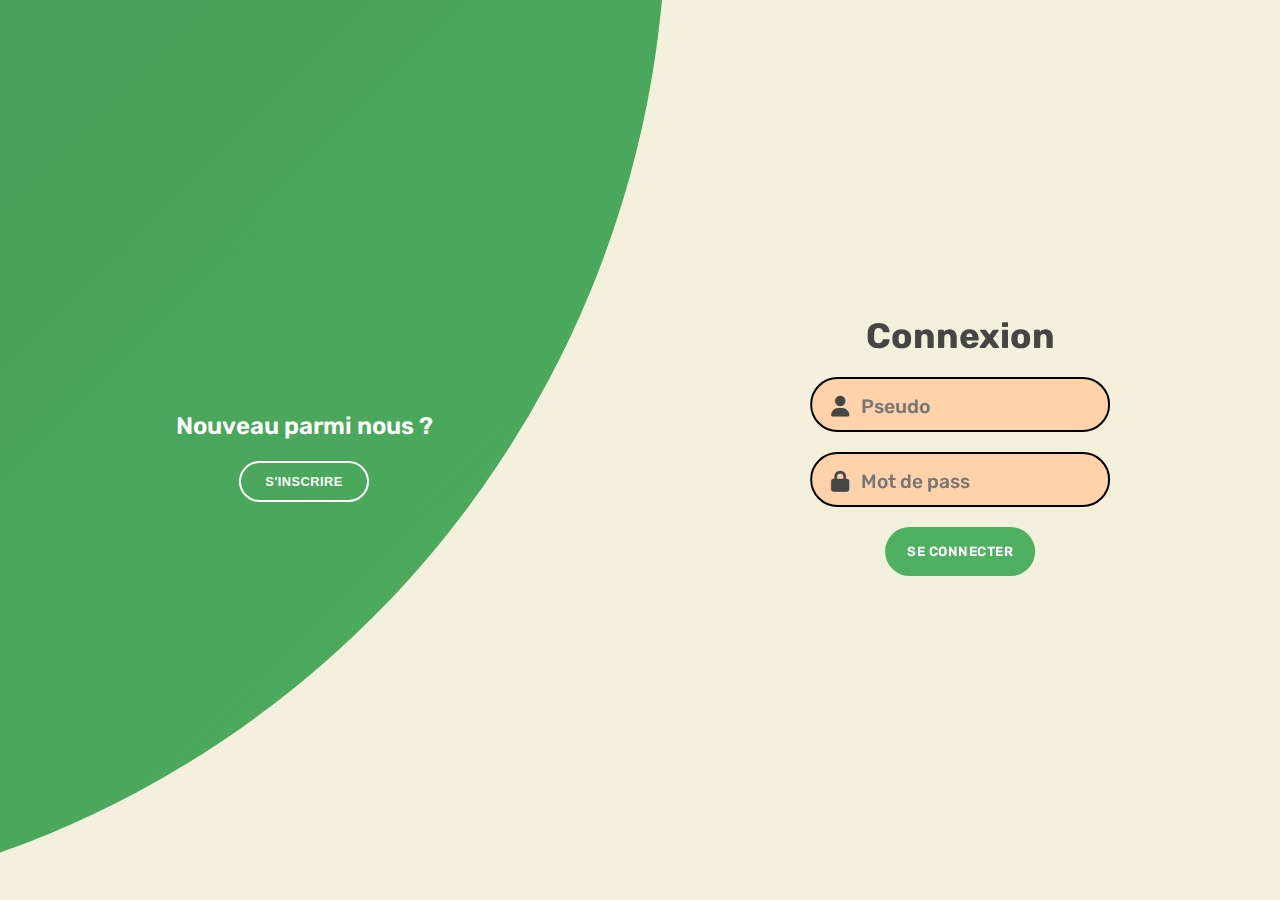
<file: index.html>
<!DOCTYPE html>
<html lang="en">

<head>
    <meta charset="UTF-8">
    <meta http-equiv="X-UA-Compatible" content="IE=edge">
    <meta name="viewport" content="width=device-width, initial-scale=1.0">

    <title>Connexion</title>
    <!--Website Icon-->
    <link rel="shortcut icon" href="src/img/favicon.png" />
    <!--Stylesheet-->
    <link rel="stylesheet" href="src/css/login.css" />
    <!--Icons In Website-->
    <link rel="stylesheet" href="https://cdnjs.cloudflare.com/ajax/libs/font-awesome/6.1.1/css/all.min.css" />
    <!--Imported Font Family-->
    <link rel="preconnect" href="https://fonts.googleapis.com">
    <link rel="preconnect" href="https://fonts.gstatic.com" crossorigin>
    <link
        href="https://fonts.googleapis.com/css2?family=Rubik:ital,wght@0,300;0,400;0,500;0,600;0,700;0,800;0,900;1,300;1,400;1,500;1,600;1,700;1,800;1,900&display=swap"
        rel="stylesheet">
</head>

<body>
    <div class="container">
        <div class="forms-container">
            <div class="signin-signup">
                <form action="pages/index.html" class="signin-form">
                    <h2 class="title">Connexion</h2>
                    <div class="input-field">
                        <i class="fa-solid fa-user"></i>
                        <input type="text" placeholder="Pseudo" />
                    </div>
                    <div class="input-field">
                        <i class="fas fa-lock"></i>
                        <input type="password" placeholder="Mot de pass" />
                    </div>
                    <input class="btn solid" type="submit" value="Se connecter" />
                </form>
                <form action="pages/index.html" class="signup-form">
                    <h2 class="title">Inscription</h2>
                    <div class="input-field">
                        <i class="fa-solid fa-user"></i>
                        <input type="text" placeholder="Pseudo" />
                    </div>
                    <div class="input-field">
                        <i class="fa-solid fa-envelope"></i>
                        <input type="email" placeholder="Email" />
                    </div>
                    <div class="input-field">
                        <i class="fas fa-lock"></i>
                        <input type="password" placeholder="Mot de pass" />
                    </div>
                    <input type="submit" class="btn" value="S'inscrire" />
                </form>
            </div>
        </div>

        <div class="panels-container">
            <div class="panel left-panel">
                <div class="content">
                    <h3>Nouveau parmi nous ?</h3>
                    <p></p>
                    <button class="btn transparent" id="sign-up-btn">S'inscrire</button>
                </div>
            </div>
            <div class="panel right-panel">
                <div class="content">
                    <h3>Déjà membre ?</h3>
                    <p></p>
                    <button class="btn transparent" id="sign-in-btn">Se connecter</button>
                </div>
            </div>
        </div>
    </div>
    <!--JavaScript-->
    <script src="src/js/loginPage.js"></script>

</body>

</html>
</file>
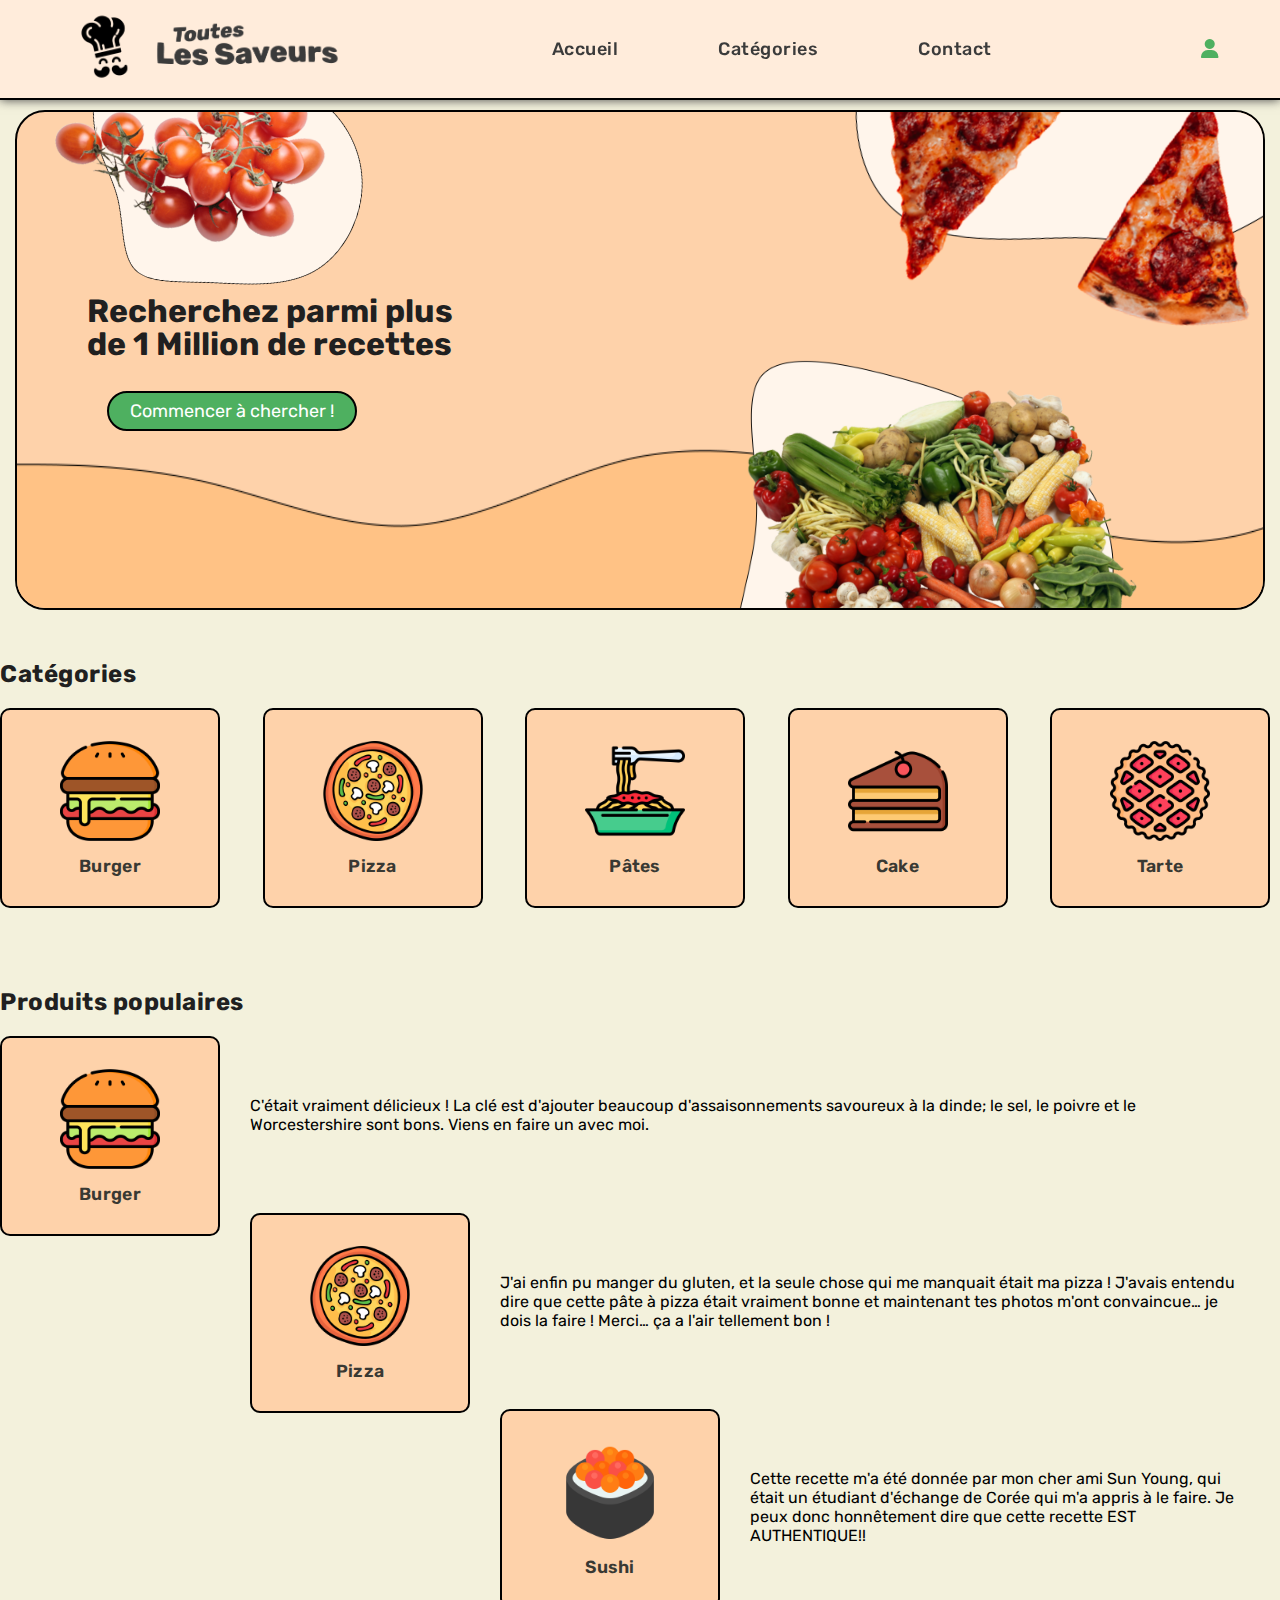
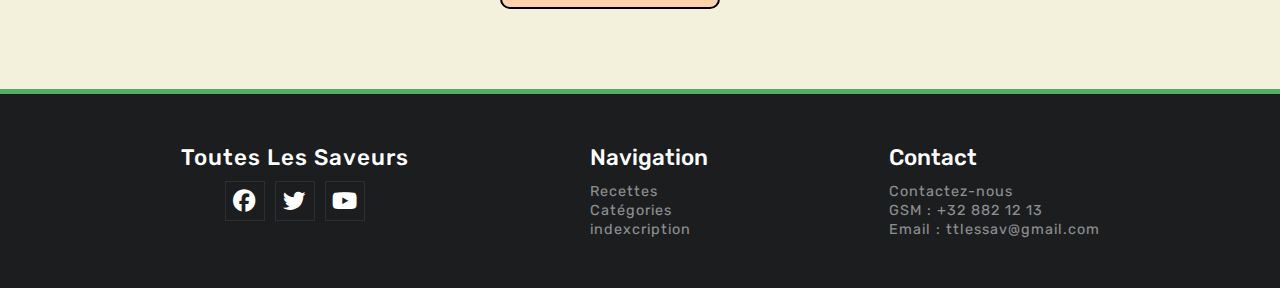
<file: pages/index.html>
<!DOCTYPE html>
<html lang="en">
    <head>
        <meta charset="UTF-8">
        <meta http-equiv="X-UA-Compatible" content="IE=edge">
        <meta name="viewport" content="width=device-width, initial-scale=1.0">

        <!--Title-->
        <title>Toutes les saveurs</title>
        <!--Stylesheet-->
        <link rel="stylesheet" href="../src/css/style.css" />
        <!--Website Icon-->
        <link rel="shortcut icon" href="../src/img/favicon.png" />
        <!--Icons In Website-->
        <link rel="stylesheet" href="https://cdnjs.cloudflare.com/ajax/libs/font-awesome/6.1.1/css/all.min.css" />
        <!--Imported Font Family-->
        <link rel="preconnect" href="https://fonts.googleapis.com">
        <link rel="preconnect" href="https://fonts.gstatic.com" crossorigin>
        <link href="https://fonts.googleapis.com/css2?family=Rubik:ital,wght@0,300;0,400;0,500;0,600;0,700;0,800;0,900;1,300;1,400;1,500;1,600;1,700;1,800;1,900&display=swap" rel="stylesheet">
    </head>

    <body>
        <?php
        <!--Navigation-->
        <nav class="navigation">
            <a href="index.html"><img draggable="flase" class="logo" src="../src/img/logo.png"/></a>

            <!--Menu-->
            <ul class="menu">
                <li><a href="#">Accueil</a></li>
                <li><a href="#categories">Catégories</a></li>
                <li><a href="../php/contact.php">Contact</a></li>
            </ul>

            <!--right navigation (login/register, bookmarks)-->
            <div class="right-nav">
                <!--Login/register-->
                <a href="../index.html" class="login">
                    <i class="fa-solid fa-user"></i>
                </a>
            </div>
        </nav>

        <!--Search bar-->
        <section class="search-bar">
            <div class="search-bar-text">
                <img draggable="false" src="../src/img/searchbar-bg1.png" class="bg-1" alt="searcsrc/hbar background img 1">
                <img draggable="false" src="../src/img/searchbar-bg2.png" class="bg-2" alt="searcsrc/hbar background img 2">
                <img draggable="false" src="../src/img/searchbar-bg3.png" class="bg-3" alt="searchbar background img 3">
                <img draggable="false" src="../src/img/wav.png" class="bg-4" alt="searchbar background img 4">

                <h1>Recherchez parmi plus de 1 Million de recettes</h1>

                <!--search bar field-->
                <form action="recipes.html" class="search-field">
                    <input type="submit" class="search-btn" value="Commencer à chercher !">
                </form>
            </div>
        </section>

        <!--category-->
        <section class="category">
            <!--heading-->
            <div class="category-heading" id="categories">
                <h2>Catégories</h2>
            </div>
            <a class="anchor"></a>
            <!--container-->
            <div class="category-container">
                <a href="recipes.html" class="category-box">
                    <img draggable="false" src="../src/img/category-burger.png" alt="failed to load category img">
                    <span>Burger</span>
                </a>

                <a href="recipes.html" class="category-box">
                    <img draggable="false" src="../src/img/category-pizza.png" alt="failed to load category img">
                    <span>Pizza</span>
                </a>

                <a href="recipes.html" class="category-box">
                    <img draggable="false" src="../src/img/category-pasta.png" alt="failed to load category img">
                    <span>Pâtes</span>
                </a>

                <a href="recipes.html" class="category-box">
                    <img draggable="false" src="../src/img/category-cake.png" alt="failed to load category img">
                    <span>Cake</span>
                </a>

                <a href="recipes.html" class="category-box">
                    <img draggable="false" src="../src/img/category-tarte.png" alt="failed to load category img">
                    <span>Tarte</span>
                </a>
            </div>
        </section>
        
        <!--Popular products-->
        <section class="popular-products">
            <div class="product-heading">
                <h2>Produits populaires</h2>
            </div>
            <div>
                <a href="recipes.html#5ed6604591c37cdc054bcc5e" class="category-box">
                    <img draggable="false" src="../src/img/category-burger.png" alt="failed to load category img">
                    <span>Burger</span>
                </a>
                <p>C'était vraiment délicieux ! La clé est d'ajouter beaucoup d'assaisonnements savoureux à la dinde; le sel, le poivre et le Worcestershire sont bons.
                    Viens en faire un avec moi.</p>
                <br/>
                <a href="recipes.html#5ed6604591c37cdc054bcd09" class="category-box">
                    <img draggable="false" src="../src/img/category-pizza.png" alt="failed to load category img">
                    <span>Pizza</span>
                </a>
                <p>J'ai enfin pu manger du gluten, et la seule chose qui me manquait était ma pizza ! J'avais entendu dire que cette pâte à pizza était vraiment bonne et maintenant tes photos m'ont convaincue… je dois la faire ! Merci… ça a l'air tellement bon !</p>
                <br/>
                <a href="recipes.html#5ed6604691c37cdc054bd0f4" class="category-box">
                    <img draggable="false" src="../src/img/sushi.png" alt="failed to load category img">
                    <span>Sushi</span>
                </a>
                <p>Cette recette m'a été donnée par mon cher ami Sun Young, qui était un étudiant d'échange de Corée qui m'a appris à le faire. Je peux donc honnêtement dire que cette recette EST AUTHENTIQUE!!</p>
            </div>
        </section>

        <!--Footer-->
        <footer>
            <div class="footer-container">
                <div class="footer-logo">
                    <a href="#">Toutes Les Saveurs</a>

                    <div class="footer-social">
                        <a href="https://www.facebook.com/Institut-Don-Bosco-Val-dOr-441377412561598"><i class="fab fa-facebook"></i></a>
                        <a href="https://twitter.com/FBI"><i class="fab fa-twitter"></i></a>
                        <a href="https://www.youtube.com/watch?v=dQw4w9WgXcQ"><i class="fab fa-youtube"></i></a>
                    </div>
                </div>

                <div class="footer-links">
                    <strong>Navigation</strong>
                    <ul> 
                        <li><a href="recipes.html">Recettes</a></li>
                        <li><a href="#categories">Catégories</a></li>
                        <li><a href="../../">indexcription</a></li>
                    </ul>
                </div>
                <div class="footer-links">
                    <strong>Contact</strong>
                    <ul> 
                        <li><a href="../php/contact.php">Contactez-nous</a></li>
                        <li><a href="#">GSM : +32 882 12 13</a></li>
                        <li><a href="#">Email : ttlessav@gmail.com</a></li>
                    </ul>
                </div>
            </div>
        </footer>
    </body>
</html>
</file>
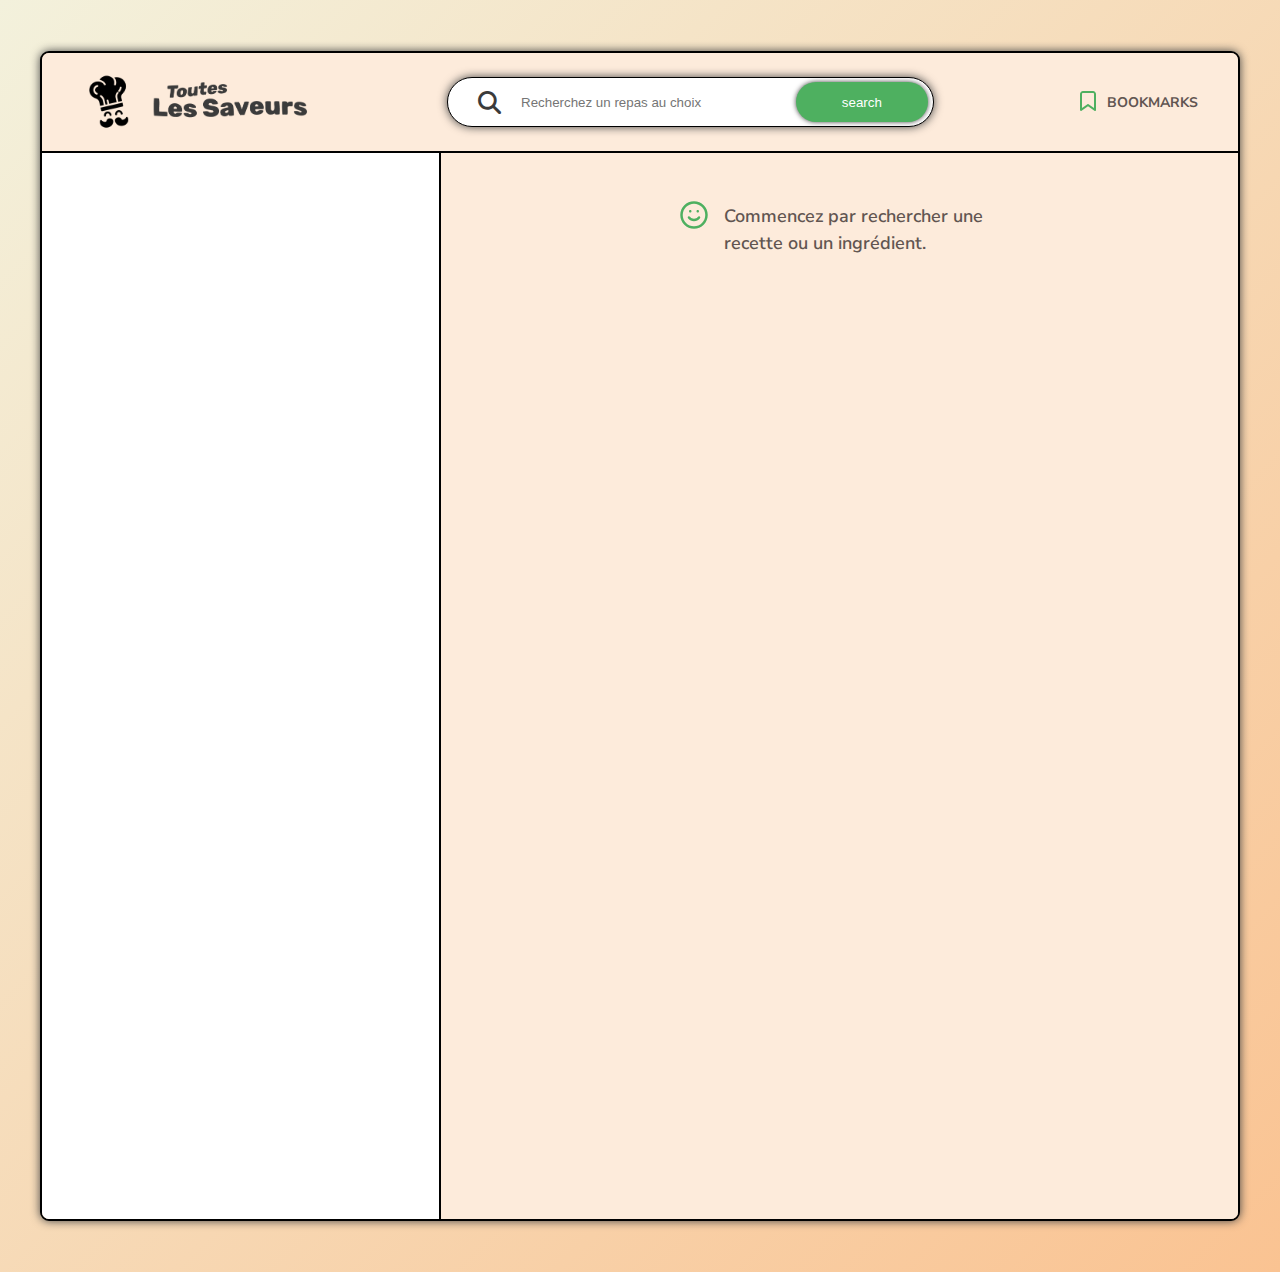
<file: pages/recipes.html>
<!DOCTYPE html>
<html lang="en">
  <head>
    <meta charset="UTF-8" />
    <meta name="viewport" content="width=device-width, initial-scale=1.0" />
    <meta http-equiv="X-UA-Compatible" content="ie=edge" />
    <link href="https://fonts.googleapis.com/css?family=Nunito+Sans:400,600,700" rel="stylesheet" />
    <!--Icons In Website-->
    <link rel="stylesheet" href="https://cdnjs.cloudflare.com/ajax/libs/font-awesome/6.1.1/css/all.min.css" />
    <!--Website Icon-->
    <link rel="shortcut icon" href="../src/img/favicon.png" />
    <!--Stylesheet-->
    <link rel="stylesheet" href="../src/css/ye.css" />
    <!--JavaScript-->
    <script type="module" src="../src/js/controller.js"></script>

    <title>Recherchez parmi plus de 1 Million de recettes</title>
  </head>

  <body>
    <div class="container">
      <header class="header">
        <a href="../pages/index.html"><img src="../src/img/logo.png" alt="Logo" class="header__logo" /></a>
          <!--search bar field-->
          <form action="" class="search-field">
            <!--Icon-->
            <i class="fa-solid fa-magnifying-glass"></i>
            <!--input-->
            <input type="text" class="search-input" placeholder="Recherchez un repas au choix" name="search" required>
            <!--button-->
            <input type="submit" class="search-btn" value="search">    
        </form>

        <nav class="nav">
          <ul class="nav__list">
            <li class="nav__item">
              <button class="nav__btn nav__btn--bookmarks">
                <svg class="nav__icon">
                  <use href="../src/img/icons.svg#icon-bookmark"></use>
                </svg>
                <span>Bookmarks</span>
              </button>
              <div class="bookmarks">
                <ul class="bookmarks__list">
                  <div class="message">
                    <p>
                      Cette fonction est désactivée. :(
                    </p>
                  </div>

                </ul>
              </div>
            </li>
          </ul>
        </nav>
      </header>

      <div class="search-results">
        <ul class="results">

        </ul>

        <div class="pagination">

        </div>

      </div>

      <div class="recipe">
        <div class="message">
          <div>
            <svg>
              <use href="../src/img/icons.svg#icon-smile"></use>
            </svg>
          </div>
          <p>Commencez par rechercher une recette ou un ingrédient.</p>
        </div>
      </div>
    </div>
  </body>
</html>
</file>
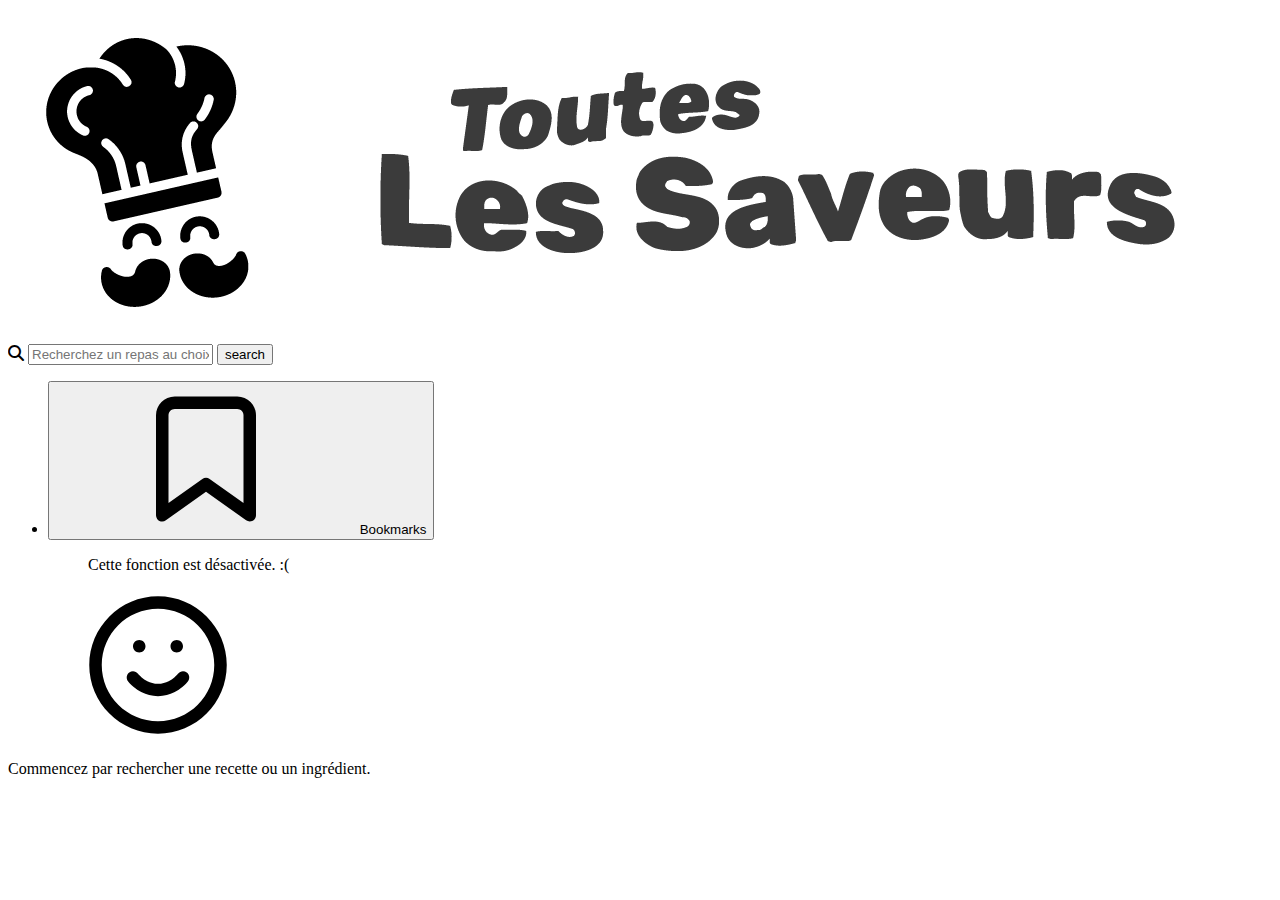
<file: root/pages/recipes.html>
<!DOCTYPE html>
<html lang="en">
  <head>
    <meta charset="UTF-8" />
    <meta name="viewport" content="width=device-width, initial-scale=1.0" />
    <meta http-equiv="X-UA-Compatible" content="ie=edge" />
    <link href="https://fonts.googleapis.com/css?family=Nunito+Sans:400,600,700" rel="stylesheet" />
    <!--Icons In Website-->
    <link rel="stylesheet" href="https://cdnjs.cloudflare.com/ajax/libs/font-awesome/6.1.1/css/all.min.css" />
    <!--Website Icon-->
    <link rel="shortcut icon" href="../src/img/favicon.png" />
    <!--Stylesheet-->
    <link rel="stylesheet" href="../src/sass/ye.scss" />
    <!--JavaScript-->
    <script type="module" src="../src/js/controller.js"></script>

    <title>Recherchez parmi plus de 1 Million de recettes</title>
  </head>

  <body>
    <div class="container">
      <header class="header">
        <a href="../pages/index.html"><img src="../src/img/logo.png" alt="Logo" class="header__logo" /></a>
          <!--search bar field-->
          <form action="" class="search-field">
            <!--Icon-->
            <i class="fa-solid fa-magnifying-glass"></i>
            <!--input-->
            <input type="text" class="search-input" placeholder="Recherchez un repas au choix" name="search" required>
            <!--button-->
            <input type="submit" class="search-btn" value="search">    
        </form>

        <nav class="nav">
          <ul class="nav__list">
            <li class="nav__item">
              <button class="nav__btn nav__btn--bookmarks">
                <svg class="nav__icon">
                  <use href="../src/img/icons.svg#icon-bookmark"></use>
                </svg>
                <span>Bookmarks</span>
              </button>
              <div class="bookmarks">
                <ul class="bookmarks__list">
                  <div class="message">
                    <p>
                      Cette fonction est désactivée. :(
                    </p>
                  </div>

                </ul>
              </div>
            </li>
          </ul>
        </nav>
      </header>

      <div class="search-results">
        <ul class="results">

        </ul>

        <div class="pagination">

        </div>

      </div>

      <div class="recipe">
        <div class="message">
          <div>
            <svg>
              <use href="../src/img/icons.svg#icon-smile"></use>
            </svg>
          </div>
          <p>Commencez par rechercher une recette ou un ingrédient.</p>
        </div>
      </div>
    </div>
  </body>
</html>
</file>
<file: src/css/login.css>
* {
    margin: 0;
    padding: 0;
    box-sizing: border-box;
}

body,
input {
    font-family: 'Rubik', sans-serif;
}

.container {
    position: relative;
    width: 100%;
    background-color: #f3f1dc;
    min-height: 100vh;
    overflow: hidden;
}

.forms-container {
    position: absolute;
    width: 100%;
    height: 100%;
    top: 0;
    left: 0;
}

.container::before {
    content: '';
    position: absolute;
    height: 2000px;
    width: 2000px;
    top: -10%;
    right: 48%;
    background-image: linear-gradient(-45deg, #4eb060 0%, #3b8649 100%);
    transform: translateY(-50%);
    border-radius: 50%;
    z-index: 6;
    transition: 1.8s ease-in-out;
}

form {
    display: flex;
    flex-direction: column;
    justify-content: center;
    align-items: center;
    padding: 0 5rem;
    grid-column: 1 / 2;
    grid-row: 1 / 2;
}

.title {
    font-size: 2.2rem;
    color: #454544;
    margin-bottom: 10px;
}

.input-field {
    border: 2px solid black;
    max-width: 380px;
    width: 100%;
    height: 55px;
    background-color: #FED2AA;
    margin: 10px 0;
    border-radius: 55px;
    display: grid;
    grid-template-columns: 15% 85%;
    padding: 0 0.4rem;
    position: relative;
}

.input-field i {
    text-align: center;
    line-height: 55px;
    color: #454544;
    font-size: 1.3rem;
}

.input-field input {
    background: none;
    outline: none;
    border: none;
    line-height: 1;
    font-weight: 600;
    font-size: 1.2rem;
    color: #454545;
}

.input-field input:placeholder-shown {
    color: #aaa;
    font-weight: 500;
}

.btn {
    letter-spacing: 0.5px;
    width: 150px;
    height: 49px;
    outline: none;
    border: none;
    border-radius: 48px;
    background-color: #4eb060;
    color: #fff;
    text-transform: uppercase;
    font-weight: 600;
    margin: 10px;
    transition: all ease 0.3s;
}

.btn:hover {
    background-color: #3b8649;
    transition: all ease 0.3s;
}

.signin-signup {
    position: absolute;
    top: 50%;
    left: 75%;
    transform: translate(-50%, -50%);
    display: grid;
    grid-template-columns: 1fr;
    z-index: 5;
}

form.signin-form {
    z-index: 2;
}

form.signup-form {
    z-index: 1;
    opacity: 0;
}

.image {
    width: 100%;
    transition: 1.1s .4s ease-in-out;
}

.panels-container {
    position: absolute;
    width: 100%;
    height: 100%;
    top: 0;
    left: 0;
    display: grid;
    grid-template-columns: repeat(2, 1fr);
}

.panel {
    display: flex;
    flex-direction: column;
    align-items: center;
    justify-content: center;
    text-align: center;
    z-index: 7;
}

.left-panel {
    pointer-events: all;
    padding: 3rem 17% 2rem 12%;
}

.right-panel {
    pointer-events: none;
    padding: 3rem 12% 2rem 17%;
}

.panel .content {
    color: #fff;
    transition: 1.1s .4s ease-in-out;
}

.panel h3 {
    font-weight: 600;
    line-height: 1;
    font-size: 1.5rem;
}

.panel p {
    font-size: 1rem;
    padding: 0.7rem 0;
}

.btn.transparent {
    margin: 0;
    background: none;
    border: 2px solid #fff;
    width: 130px;
    height: 41px;
    font-weight: 600;
    font-size: 0.8rem;
}

.right-panel .content,
.right-panel .image {
    transform: translateX(800px);
}

/*----------------Animation----------------*/
.container.sign-up-mode::before {
    transform: translate(100%, -50%);
    right: 52%;
}

.container.sign-up-mode .left-panel .image,
.container.sign-up-mode .left-panel .content {
    transform: translate(-800px);
}

.container.sign-up-mode .right-panel .image,
.container.sign-up-mode .right-panel .content {
    transform: translateX(0%);
}

.container.sign-up-mode .left-panel {
    pointer-events: none;
}

.container.sign-up-mode .right-panel {
    pointer-events: all;
}

.container.sign-up-mode .signin-signup {
    left: 25%;
}

.container.sign-up-mode form.signin-form {
    z-index: 1;
    opacity: 0;
}

.container.sign-up-mode form.signup-form {
    z-index: 2;
    opacity: 1;
}
</file>
<file: src/css/style.css>
* {
    font-family: 'Rubik', sans-serif;
    margin: 0;
    padding: 0;
    box-sizing: border-box;
}

html {
    scroll-behavior: smooth;
}

body {
    background-color: #f3f1dc;
}

ul {
    list-style: none;
}

a {
    text-decoration: none;
}

textarea {
    resize: none;
}

p {
    margin: 60px;
}

/*----------------Navigation----------------*/
.navigation {
    display: flex;
    position: sticky;
    top: 0;
    z-index: 1000;
    justify-content: space-between;
    align-items: center;
    padding: 25px;
    width: 100%;
    height: 100px;
    margin: auto;
    background-color: #ffecdb;
    border-bottom: 2px solid black;
    box-shadow: 0 0 10px 0 #454545;
}

.menu {
    display: flex;
}

.menu li a {
    font-size: 18px;
    padding: 0 10px;
    margin: 0px 40px;
    color: #3b3b3b;
    font-weight: 500;
    letter-spacing: 0.5px;
    transition: all ease 0.3s;
}

.logo {
    width: 280px;
    padding: 15px 0;
    margin-left: 3rem;
}

.right-nav {
    display: grid;
    grid-template-columns: auto auto;
    grid-gap: 25px;
    font-size: 20px;
}

.right-nav a {
    width: 40px;
    height: 40px;
    display: flex;
    justify-content: center;
    align-items: center;
    border-radius: 50%;
    position: relative;
}

.right-nav .bookmark {
    color: #4eb060;
}

.right-nav .login {
    color: #4eb060;
}

.right-nav a span {
    position: absolute;
    top: -7px;
    right: -7px;
    width: 20px;
    height: 20px;
    display: flex;
    justify-content: center;
    align-items: center;
    border-radius: 50%;
    color: #ffffff;
    font-size: 0.6rem;
    font-weight: 500;
}

.right-nav .bookmark span{
    background-color: #3b8649;
}

.menu li a:hover{
    color: #3b8649;
    transition: all ease 0.3s;
}

/*----------------Search bar----------------*/
.search-bar {
    max-width: 1250px;
    height: 500px;
    border-radius: 30px;
    background-color: #FED2AA;
    margin: 10px auto;
    position: relative;
    overflow: hidden;
    display: flex;
    align-items: center;
    border: 2px solid black;
}

.bg-1 {
    position: absolute;
    left: -80px;
    top: -320px;
    width: 400px;
    transform: rotate(10deg);
    object-fit: contain;
    object-position: center;
}

.bg-2 {
    position: absolute;
    left: 750px;
    top: -440px;
    width: 550px;
    transform: rotate(-85deg);
    object-fit: contain;
    object-position: center;
}

.bg-3 {
    z-index: 1;
    position: absolute;
    left: 600px;
    top: 10px;
    width: 500px;
    object-fit: contain;
    object-position: center;
}

.bg-4 {
    position: absolute;
    left: -100px;
    top: 70px;
    width: 1500px;
    object-fit: contain;
    object-position: center;
}

.search-bar-text {
    display: flex;
    flex-direction: column;
    width: 400px;
    margin-left: 70px;
    margin-top: 10px;
    position: relative;
}

.search-bar-text h1 {
    font-size: 2rem;
    line-height: 33px;
    color: #202020;
}

.search-field {
    height: 50px;
    display: flex;
    align-items: center;
    margin-top: 25px;
    padding: 0px 5px 0px 20px;
    border-radius: 30px;
    z-index: 1;
}

.search-field .search-btn {
    width: 250px;
    font-size: 18px;
    height: 40px;
    border-radius: 30px;
    background-color: #4eb060;
    border: 2px solid black;
    color: #fff;
    outline: none;
    cursor: pointer;
    transition: all ease 0.3s;
}

.search-field .search-btn:hover {
    background-color: #3b8649;
    transition: all ease 0.3s;
}

/*----------------Category----------------*/
.category, 
.popular-products {
    display: flex;
    flex-direction: column;
    min-width: 1300px;
    max-width: 1300px;
    margin: 50px auto;
}

.category-heading, 
.product-heading {
    display: flex;
    justify-content: space-between;
    align-items: center;
}

.category-heading h2,
.product-heading h2 {
    font-size: 1.5rem;
    font-weight: 700;
    color: #202020;
    letter-spacing: 0.5px;
    margin-bottom: 20px;
}

.category-container {
    display: flex;
    justify-content: space-between;
    align-items: center;
}

.category-box {
    float: left;
    margin-right: 30px;
    display: flex;
    flex-direction: column;
    align-items: center;
    justify-content: center;
    background-color: #FED2AA;
    border-radius: 10px;
    min-height: 200px;
    width: 220px;
    border: 2px solid black;
}

#categories {
    padding-top: 140px;
    margin-top: -140px;
}

.category-box img {
    float: right;
    width: 100px;
    object-fit: contain;
    object-position: center;
    transition: all ease 0.1s;
}

.category-box span {
    color: #393933;
    font-size: 1.1rem;
    margin-top: 15px;
    letter-spacing: 0.3px;
    font-weight: 600;
}

.category-box:hover img {
    transform: scale(1.1);
    transition: all ease 0.1s;
}

/*----------------Popular Products----------------*/
.popular-products {
    margin: 80px auto;
}

/*----------------Contact Form----------------*/
.input-field {
    width: 400px;
    height: 40px;
    padding-left: 10px;
    padding-right: 10px;
    border: 1px solid black;
    background-color: #f3f1dc;
    border-radius: 14px;
    outline: none;
}

.contact-box {
    position: relative;
    width: 800px;
    border-radius: 10px;
    background-color: #FED2AA;
    box-shadow: 0 0 20px 0 #454545;
    margin-inline: auto;
    /* border: 2px solid black; */
}

.contact-spacing > * {
    display: block;
    margin-top: 20px;
} 

.contact-spacing {
    padding-top: 25px;
    padding-bottom: 25px;
}

.textarea-feild {
    height: 150px;
    padding-top: 10px;
}

.contact-btn {
    border-radius: 20px;
    color: #fff;
    margin-top: 18px;
    padding: 10px;
    background-color: #4eb060;
    font-size: 12px;
    border: none;
    cursor: pointer;
}

.comment-box {
    background-color: #FED2AA;
    margin: 25px;
    padding: 30px 20px;
    box-shadow: 0 0 15px 0 #454545;
    border-radius: 30px;
    border: 2px solid black;
    width: 40%;
}

.form-spacing {
    margin: 35px;
}

/*----------------Star rating----------------*/
.left {
    position: absolute;
    top: 20px;
    transform: translate(0%, -50%);
}

.rate input {
    display: none;
}

.rate label {
    float: right;
    color: #f3f1dc;
    margin: 0 5px;
    text-shadow: 1px 1px #bbb;
}

.rate label:before {
    font-size: 30px;
    content: "★";
}

.rate input:checked ~ label {
    color: #4eb060;
    text-shadow: 1px 1px #3b8649;
}

.rate:not(:checked) > label:hover,
.rate:not(:checked) > label:hover ~ label {
    color: #4eb060;
}

/*----------------Footer----------------*/
footer {
    background-color: #1b1d1f;
    padding: 50px 20px;
    border-top: 5px solid #4eb060;
}

.footer-container {
    max-width: 1100px;
    margin: auto;
    display: flex;
    justify-content: space-around;
    align-items: flex-start;
}

.footer-logo {
    display: flex;
    flex-direction: column;
    justify-content: center;
    align-items: center;
}

.footer-logo a {
    color: #fff;
    font-size: 1.4rem;
    font-weight: 500;
    letter-spacing: 1px;
}

.footer-social {
    display: flex;
    margin-top: 10px;
}

.footer-social a {
    width: 40px;
    height: 40px;
    display: flex;
    justify-content: center;
    align-items: center;
    color: #fff;
    border: 1px solid #ffffff15;
    margin: 0px 5px;
    transition: all ease 0.3s;
}

.footer-social a:hover {
    background-color: #4eb060;
    transition: all ease 0.3s;
}

.footer-links strong {
    color: #fff;
    font-size: 1.4rem;
    font-weight: 500;
}

.footer-links ul {
    margin-top: 10px;
}

.footer-links ul li a {
    color: #fff;
    opacity: 0.5;
    margin: 4px 0;
    font-size: 0.9rem;
    letter-spacing: 1px;
}

.footer-links li a:hover {
    opacity: 1;
    transition: all ease 0.3s;
}
</file>
<file: src/css/ye.css>
* {
  margin: 0;
  padding: 0;
}

*, :before, :after {
  box-sizing: inherit;
}

html {
  box-sizing: border-box;
  font-size: 62.5%;
}

@media only screen and (max-width: 61.25em) {
  html {
    font-size: 50%;
  }
}
body {
  color: #615551;
  min-height: calc(100vh - 8vw);
  background-image: linear-gradient(to bottom right, #f3f1dc, #fac392);
  background-repeat: no-repeat;
  background-size: cover;
  font-family: Nunito Sans, sans-serif;
  font-weight: 400;
  line-height: 1.6;
}

.container {
  max-width: 120rem;
  min-height: 117rem;
  background-color: #fdd8b7;
  border: 2px solid #000;
  border-radius: 9px;
  grid-template: "head head" 10rem "list recipe" minmax(100rem, auto)/1fr 2fr;
  margin: 4vw auto;
  display: grid;
  overflow: hidden;
  box-shadow: 0 0 10px #454545;
}

@media only screen and (max-width: 78.15em) {
  .container {
    max-width: 100%;
    border-radius: 0;
    margin: 0;
  }
}
.search-field {
  height: 50px;
  z-index: 1;
  background-color: #fff;
  border: 1px solid #000;
  border-radius: 30px;
  align-items: center;
  padding: 0 5px 0 20px;
  display: flex;
  box-shadow: 0 0 10px #454545;
}

.search-field i {
  font-size: 2.3rem;
  color: #3b3b3b;
  margin: 0px 10px;
}

.search-field .search-input {
  height: 40px;
  width: 100%;
  border: none;
  outline: none;
  padding: 0 10px;
}

.search-field .search-btn {
  width: 220px;
  height: 40px;
  color: #fff;
  cursor: pointer;
  background-color: #4eb060;
  border: none;
  border-radius: 30px;
  outline: none;
  transition: all 0.3s;
  box-shadow: 0 0 5px #454545;
}

.search-field .search-btn:hover {
  background-color: #3b8649;
  transition: all 0.3s;
}

.btn--small, .btn--small:link, .btn--small:visited, .btn {
  text-transform: uppercase;
  color: #fff;
  cursor: pointer;
  background-image: linear-gradient(to bottom right, #4eb060, #3b8649);
  border: none;
  border-radius: 10rem;
  align-items: center;
  transition: all 0.2s;
  display: flex;
}

.btn--small:hover, .btn:hover {
  transform: scale(1.05);
}

.btn--small:focus, .btn:focus {
  outline: none;
}

.btn--small > :first-child, .btn > :first-child {
  margin-right: 1rem;
}

.btn {
  padding: 1.5rem 4rem;
  font-size: 1.5rem;
  font-weight: 600;
}

.btn svg {
  height: 2.25rem;
  width: 2.25rem;
  fill: currentColor;
}

.btn--small, .btn--small:link, .btn--small:visited {
  padding: 1.25rem 2.25rem;
  font-size: 1.4rem;
  font-weight: 600;
  text-decoration: none;
}

.btn--small svg, .btn--small:link svg, .btn--small:visited svg {
  height: 1.75rem;
  width: 1.75rem;
  fill: currentColor;
}

.btn--inline {
  color: #4eb060;
  cursor: pointer;
  background-color: #fdebdb;
  border: 2px solid black;
  border-radius: 10rem;
  align-items: center;
  padding: 0.8rem 1.2rem;
  font-size: 1.3rem;
  font-weight: 600;
  transition: all 0.2s;
  display: flex;
}

.btn--inline svg {
  height: 1.6rem;
  width: 1.6rem;
  fill: currentColor;
  margin: 0 0.2rem;
}

.btn--inline span {
  margin: 0 0.4rem;
}

.btn--inline:hover {
  color: #ffc285;
  background-color: #f2efee;
}

.btn--inline:focus {
  outline: none;
}

.btn--round {
  cursor: pointer;
  height: 4.5rem;
  width: 4.5rem;
  background-image: linear-gradient(to bottom right, #4eb060, #3b8649);
  border: none;
  border-radius: 50%;
  justify-content: center;
  align-items: center;
  transition: all 0.2s;
  display: flex;
}

.btn--round:hover {
  transform: scale(1.07);
}

.btn--round:focus {
  outline: none;
}

.btn--round svg {
  height: 2.5rem;
  width: 2.5rem;
  fill: #fff;
}

.btn--tiny {
  height: 2rem;
  width: 2rem;
  cursor: pointer;
  background: none;
  border: none;
}

.btn--tiny svg {
  height: 100%;
  width: 100%;
  fill: #4eb060;
  transition: all 0.3s;
}

.btn--tiny:focus {
  outline: none;
}

.btn--tiny:hover svg {
  fill: #3b8649;
  transform: translateY(-1px);
}

.btn--tiny:active svg {
  fill: #3b8649;
  transform: translateY(0);
}

.btn--tiny:not(:last-child) {
  margin-right: 0.3rem;
}

.heading--2 {
  color: #202020;
  text-transform: uppercase;
  text-align: center;
  margin-bottom: 2.5rem;
  font-size: 2rem;
  font-weight: 700;
}

.link:link, .link:visited {
  color: #918581;
}

.spinner {
  text-align: center;
  margin: 5rem auto;
}

.spinner svg {
  height: 6rem;
  width: 6rem;
  fill: #4eb060;
  animation: rotate 2s linear infinite;
}

@keyframes rotate {
  0% {
    transform: rotate(0);
  }
  100% {
    transform: rotate(360deg);
  }
}
.message, .error {
  max-width: 40rem;
  margin: 0 auto;
  padding: 5rem 4rem;
  display: flex;
}

.message svg, .error svg {
  height: 3rem;
  width: 3rem;
  fill: #4eb060;
  transform: translateY(-0.3rem);
}

.message p, .error p {
  margin-left: 1.5rem;
  font-size: 1.8rem;
  font-weight: 600;
  line-height: 1.5;
}

.header {
  background-color: #fdebdb;
  border-bottom: 2px solid #000;
  grid-area: head;
  justify-content: space-between;
  align-items: center;
  display: flex;
}

.header__logo {
  height: 6.4rem;
  margin-left: 4rem;
  display: block;
}

.search {
  background-color: #fff;
  border-radius: 10rem;
  align-items: center;
  padding-left: 3rem;
  transition: all 0.3s;
  display: flex;
}

.search:focus-within {
  transform: translateY(-2px);
  box-shadow: 0 0.7rem 3rem rgba(97, 85, 81, 0.0784313725);
}

.search__field {
  color: inherit;
  width: 30rem;
  background: none;
  border: none;
  font-family: inherit;
  font-size: 1.7rem;
}

.search__field:focus {
  outline: none;
}

.search__field::placeholder {
  color: #d3c7c3;
}

@media only screen and (max-width: 61.25em) {
  .search__field {
    width: auto;
  }
  .search__field::placeholder {
    color: #fff;
  }
}
.search__btn {
  font-family: inherit;
  font-weight: 600;
}

.nav {
  align-self: stretch;
  margin-right: 2.5rem;
}

.nav__list {
  height: 100%;
  list-style: none;
  display: flex;
}

.nav__item {
  position: relative;
}

.nav__btn {
  height: 100%;
  color: inherit;
  text-transform: uppercase;
  cursor: pointer;
  background: none;
  border: none;
  align-items: center;
  padding: 0 1.5rem;
  font-family: inherit;
  font-size: 1.4rem;
  font-weight: 700;
  transition: all 0.3s;
  display: flex;
}

.nav__btn svg {
  height: 2.4rem;
  width: 2.4rem;
  fill: #4eb060;
  margin-right: 0.7rem;
  transform: translateY(-1px);
}

.nav__btn:focus {
  outline: none;
}

.bookmarks {
  z-index: 10;
  width: 40rem;
  visibility: hidden;
  opacity: 0;
  background-color: #fff;
  padding: 1rem 0;
  transition: all 0.5s 0.2s;
  position: absolute;
  right: -2.5rem;
  box-shadow: 0 0.8rem 5rem 2rem rgba(97, 85, 81, 0.1019607843);
}

.bookmarks__list {
  list-style: none;
}

.bookmarks__field {
  cursor: pointer;
  height: 100%;
  align-items: center;
  padding: 0 4rem;
  transition: all 0.3s;
  display: flex;
}

.bookmarks__field:hover {
  background-color: #f2efee;
}

.bookmarks:hover, .nav__btn--bookmarks:hover + .bookmarks {
  visibility: visible;
  opacity: 1;
}

.preview__link:link, .preview__link:visited {
  align-items: center;
  padding: 1.5rem 3.25rem;
  text-decoration: none;
  transition: all 0.3s;
  display: flex;
}

.preview__link:hover {
  background-color: #f9f5f3;
  transform: translateY(-2px);
}

.preview__link--active {
  background-color: #fff;
}

.preview__fig {
  height: 5.8rem;
  backface-visibility: hidden;
  border-radius: 50%;
  flex: 0 0 5.8rem;
  margin-right: 2rem;
  position: relative;
  overflow: hidden;
}

.preview__fig:before {
  content: "";
  height: 100%;
  width: 100%;
  opacity: 0.4;
  background-image: linear-gradient(to bottom right, #fed2aa, #ffc285);
  display: block;
  position: absolute;
  top: 0;
  left: 0;
}

.preview__fig img {
  width: 100%;
  height: 100%;
  object-fit: cover;
  transition: all 0.3s;
  display: block;
}

.preview__data {
  width: 100%;
  grid-template-columns: 1fr 2rem;
  align-items: center;
  row-gap: 0.1rem;
  display: grid;
}

.preview__title {
  color: #f38e82;
  text-transform: uppercase;
  text-overflow: ellipsis;
  max-width: 25rem;
  white-space: nowrap;
  grid-column: 1/-1;
  font-size: 1.45rem;
  font-weight: 600;
  overflow: hidden;
}

.preview__publisher {
  color: #918581;
  text-transform: uppercase;
  font-size: 1.15rem;
  font-weight: 600;
}

.preview__user-generated {
  height: 2rem;
  width: 2rem;
  background-color: #eeeae8;
  border-radius: 10rem;
  justify-content: center;
  align-items: center;
  margin-left: auto;
  margin-right: 1.75rem;
  display: flex;
}

.preview__user-generated svg {
  height: 1.2rem;
  width: 1.2rem;
  fill: #4eb060;
}

.search-results {
  border-right: 2px solid #000;
  background-color: #fff;
  flex-direction: column;
  display: flex;
}

.results {
  margin-bottom: 2rem;
  list-style: none;
}

.pagination {
  margin-top: auto;
  padding: 2.5rem 3.5rem;
}

.pagination:after {
  content: "";
  clear: both;
  display: table;
}

.pagination__btn--prev {
  float: left;
}

.pagination__btn--next {
  float: right;
}

.copyright {
  color: #918581;
  margin-top: 4rem;
  padding: 0 3.5rem;
  font-size: 1.2rem;
}

.copyright .twitter-link:link, .copyright .twitter-link:visited {
  color: #918581;
}

.recipe {
  background-color: #fdebdb;
}

.recipe__fig {
  height: 32rem;
  transform-origin: top;
  position: relative;
}

.recipe__fig:before {
  content: "";
  height: 100%;
  width: 100%;
  opacity: 0.6;
  background-image: linear-gradient(to bottom right, #fed2aa, #ffc285);
  display: block;
  position: absolute;
  top: 0;
  left: 0;
}

.recipe__img {
  width: 100%;
  height: 100%;
  object-fit: cover;
  display: block;
}

.recipe__title {
  color: #fff;
  text-transform: uppercase;
  width: 50%;
  text-align: center;
  font-size: 3.25rem;
  font-weight: 700;
  line-height: 1.95;
  position: absolute;
  bottom: 0;
  left: 50%;
  transform: translate(-50%, 20%);
}

.recipe__title span {
  -webkit-box-decoration-break: clone;
  box-decoration-break: clone;
  background-image: linear-gradient(to bottom right, #4eb060, #3b8649);
  border-radius: 10px;
  padding: 1.5rem 2rem;
}

@media only screen and (max-width: 61.25em) {
  .recipe__title {
    width: 70%;
  }
}
.recipe__details {
  align-items: center;
  padding: 7.5rem 8rem 3.5rem;
  display: flex;
}

.recipe__info {
  text-transform: uppercase;
  align-items: center;
  font-size: 1.65rem;
  display: flex;
}

.recipe__info:not(:last-child) {
  margin-right: 4.5rem;
}

.recipe__info-icon {
  height: 2.35rem;
  width: 2.35rem;
  fill: #4eb060;
  margin-right: 1.15rem;
}

.recipe__info-data {
  margin-right: 0.5rem;
  font-weight: 700;
}

.recipe__info-buttons {
  margin-left: 1.6rem;
  display: flex;
  transform: translateY(-1px);
}

.recipe__user-generated {
  height: 4rem;
  width: 4rem;
  background-color: #eeeae8;
  border-radius: 10rem;
  justify-content: center;
  align-items: center;
  margin-left: auto;
  margin-right: 1.75rem;
  display: flex;
}

.recipe__user-generated svg {
  height: 2.25rem;
  width: 2.25rem;
  fill: #4eb060;
}

.recipe__ingredients {
  background-color: #fdd8b7;
  border-top: 2px solid #000;
  border-bottom: 2px solid #000;
  flex-direction: column;
  align-items: center;
  padding: 5rem 8rem;
  font-size: 1.6rem;
  line-height: 1.4;
  display: flex;
}

.recipe__ingredient-list {
  grid-template-columns: 1fr 1fr;
  gap: 2.5rem 3rem;
  list-style: none;
  display: grid;
}

.recipe__ingredient {
  display: flex;
}

.recipe__icon {
  height: 2rem;
  width: 2rem;
  fill: #4eb060;
  flex: none;
  margin-top: 0.1rem;
  margin-right: 1.1rem;
}

.recipe__quantity {
  flex: none;
  margin-right: 0.5rem;
}

.recipe__directions {
  flex-direction: column;
  align-items: center;
  padding: 5rem 10rem;
  display: flex;
}

.recipe__directions-text {
  text-align: center;
  color: #918581;
  margin-bottom: 3.5rem;
  font-size: 1.7rem;
}

.recipe__publisher {
  font-weight: 700;
}

.add-recipe-window {
  width: 100rem;
  z-index: 1000;
  background-color: #fff;
  border-radius: 9px;
  padding: 5rem 6rem;
  transition: all 0.5s;
  position: fixed;
  top: 50%;
  left: 50%;
  transform: translate(-50%, -50%);
  box-shadow: 0 4rem 6rem rgba(0, 0, 0, 0.2509803922);
}

.add-recipe-window .btn--close-modal {
  color: inherit;
  cursor: pointer;
  background: none;
  border: none;
  font-family: inherit;
  font-size: 3.5rem;
  position: absolute;
  top: 0.5rem;
  right: 1.6rem;
}

.overlay {
  width: 100%;
  height: 100%;
  backdrop-filter: blur(4px);
  z-index: 100;
  background-color: rgba(0, 0, 0, 0.4);
  transition: all 0.5s;
  position: fixed;
  top: 0;
  left: 0;
}

.hidden {
  visibility: hidden;
  opacity: 0;
}

.upload {
  grid-template-columns: 1fr 1fr;
  gap: 4rem 6rem;
  display: grid;
}

.upload__column {
  grid-template-columns: 1fr 2.8fr;
  align-items: center;
  gap: 1.5rem;
  display: grid;
}

.upload__column label {
  color: inherit;
  font-size: 1.5rem;
  font-weight: 600;
}

.upload__column input {
  border: 1px solid #ddd;
  border-radius: 0.5rem;
  padding: 0.8rem 1rem;
  font-size: 1.5rem;
  transition: all 0.2s;
}

.upload__column input::placeholder {
  color: #d3c7c3;
}

.upload__column input:focus {
  background-color: #f9f5f3;
  border: 1px solid #4eb060;
  outline: none;
}

.upload__column button {
  grid-column: 1/span 2;
  justify-self: center;
  margin-top: 1rem;
}

.upload__heading {
  text-transform: uppercase;
  grid-column: 1/-1;
  margin-bottom: 1rem;
  font-size: 2.25rem;
  font-weight: 700;
}

.upload__btn {
  grid-column: 1/-1;
  justify-self: center;
}

/*# sourceMappingURL=ye.css.map */
</file>
